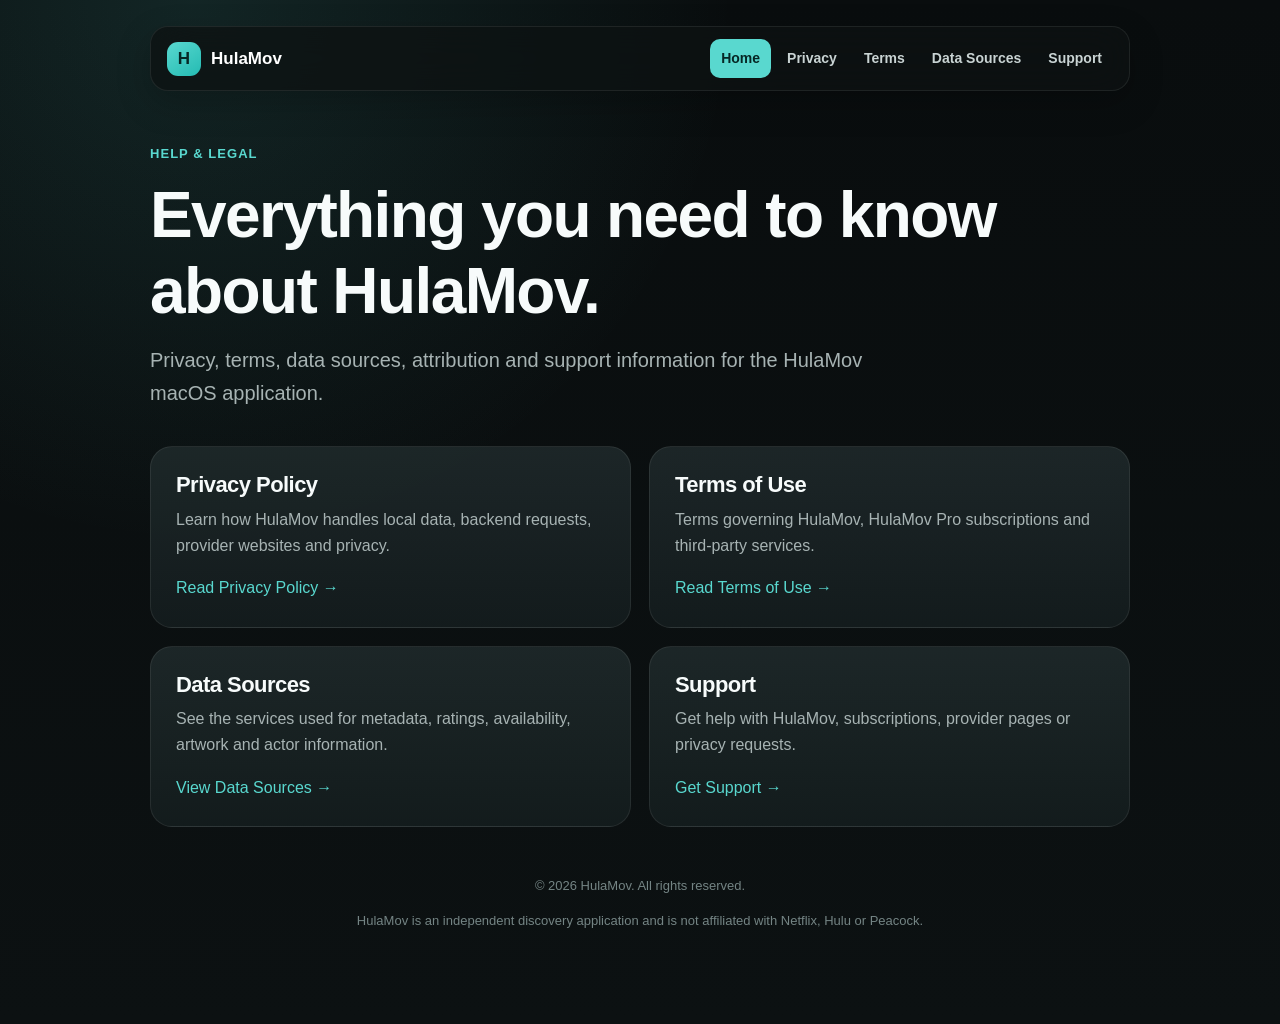
<file: index.html>
<!doctype html>

<html lang="en">

<head>

<meta charset="utf-8">

<meta
  name="viewport"
  content="width=device-width, initial-scale=1"
>

<title>
HulaMov — Help & Legal
</title>

<link
  rel="stylesheet"
  href="styles.css"
>

</head>

<body>

<div class="container">

<nav class="navbar">

<a
  class="brand"
  href="index.html"
>

<span class="brand-logo">
H
</span>

HulaMov

</a>

<div class="nav-links">

<a
  class="active"
  href="index.html"
>
Home
</a>

<a href="privacy.html">
Privacy
</a>

<a href="terms.html">
Terms
</a>

<a href="sources.html">
Data Sources
</a>

<a href="support.html">
Support
</a>

</div>

</nav>


<section class="hero">

<div class="label">
Help & Legal
</div>

<h1>
Everything you need to know about HulaMov.
</h1>

<p>
Privacy, terms, data sources, attribution
and support information for the HulaMov
macOS application.
</p>

</section>


<section class="cards">

<article class="card">

<h2>
Privacy Policy
</h2>

<p>
Learn how HulaMov handles local data,
backend requests, provider websites
and privacy.
</p>

<a href="privacy.html">
Read Privacy Policy →
</a>

</article>


<article class="card">

<h2>
Terms of Use
</h2>

<p>
Terms governing HulaMov, HulaMov Pro
subscriptions and third-party services.
</p>

<a href="terms.html">
Read Terms of Use →
</a>

</article>


<article class="card">

<h2>
Data Sources
</h2>

<p>
See the services used for metadata,
ratings, availability, artwork
and actor information.
</p>

<a href="sources.html">
View Data Sources →
</a>

</article>


<article class="card">

<h2>
Support
</h2>

<p>
Get help with HulaMov, subscriptions,
provider pages or privacy requests.
</p>

<a href="support.html">
Get Support →
</a>

</article>

</section>


<footer>

<p>
© 2026 HulaMov. All rights reserved.
</p>

<p>
HulaMov is an independent discovery application
and is not affiliated with Netflix,
Hulu or Peacock.
</p>

</footer>

</div>

</body>

</html>
</file>
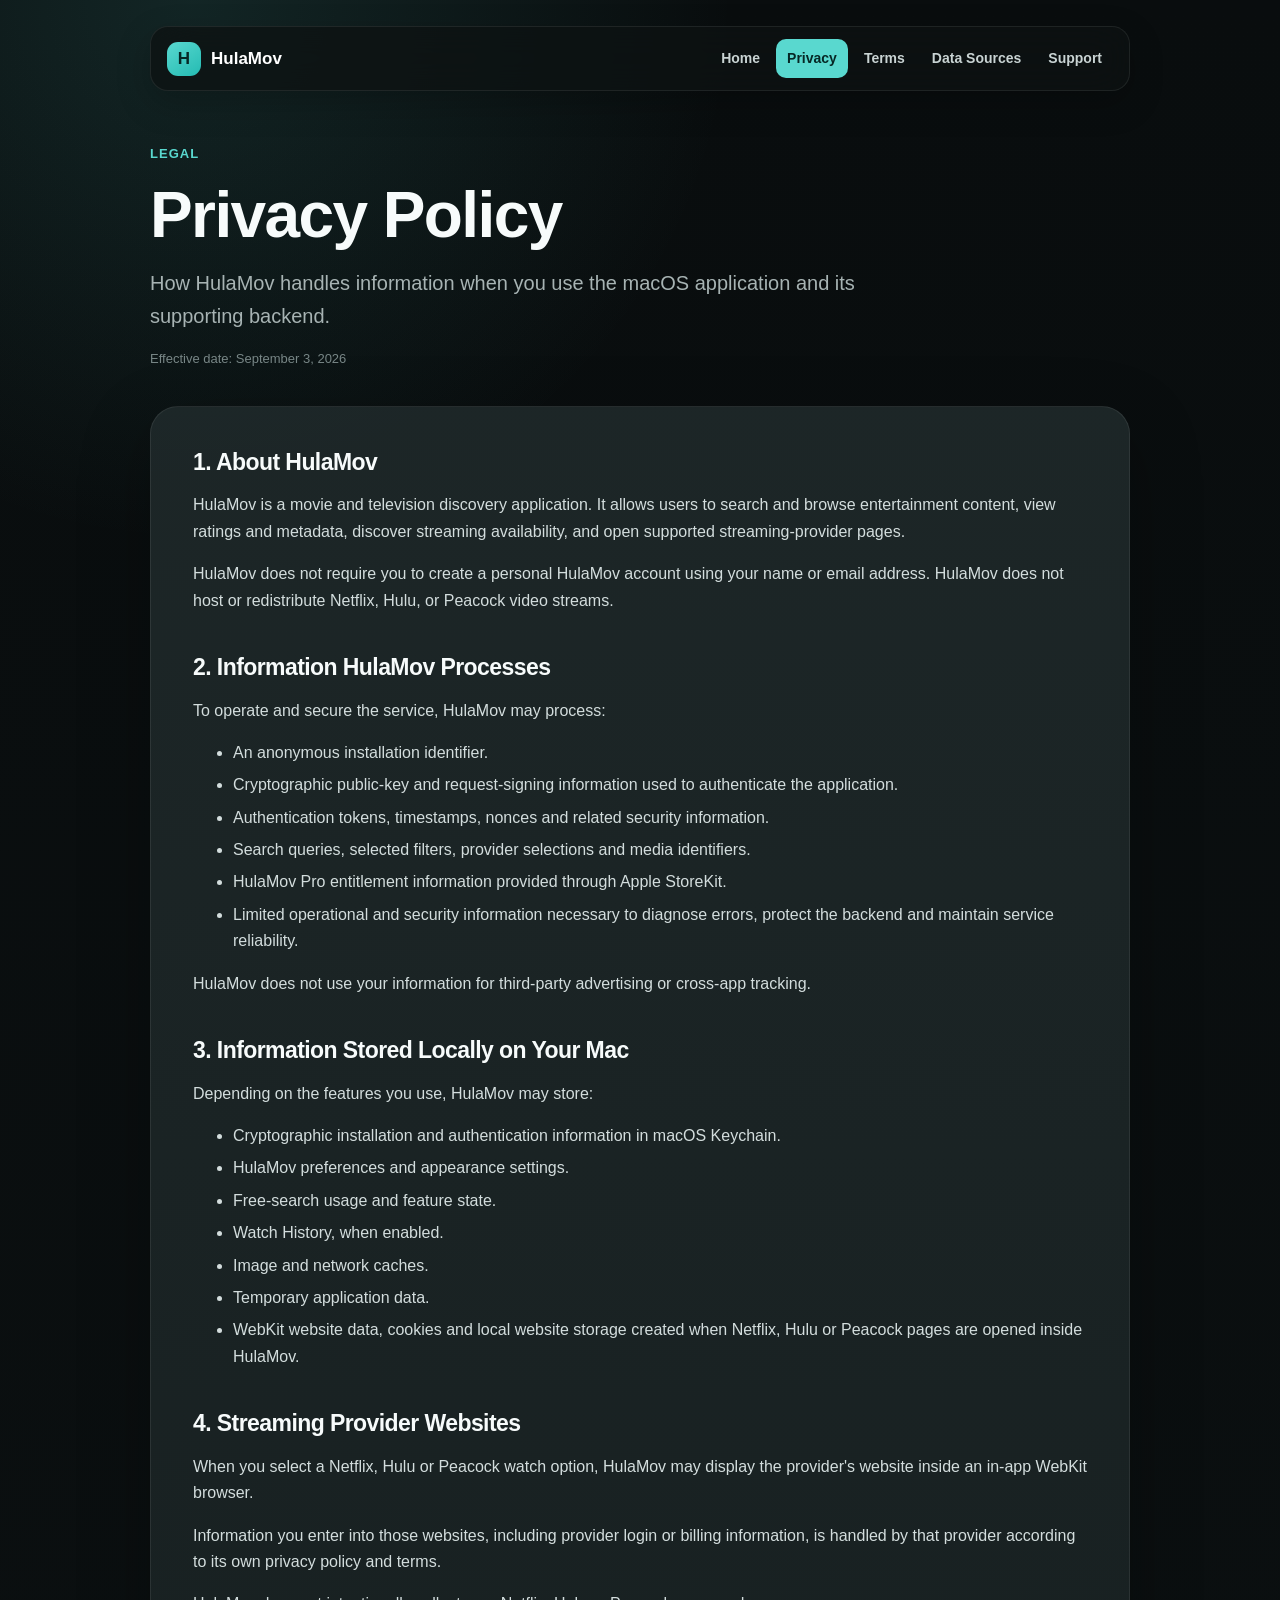
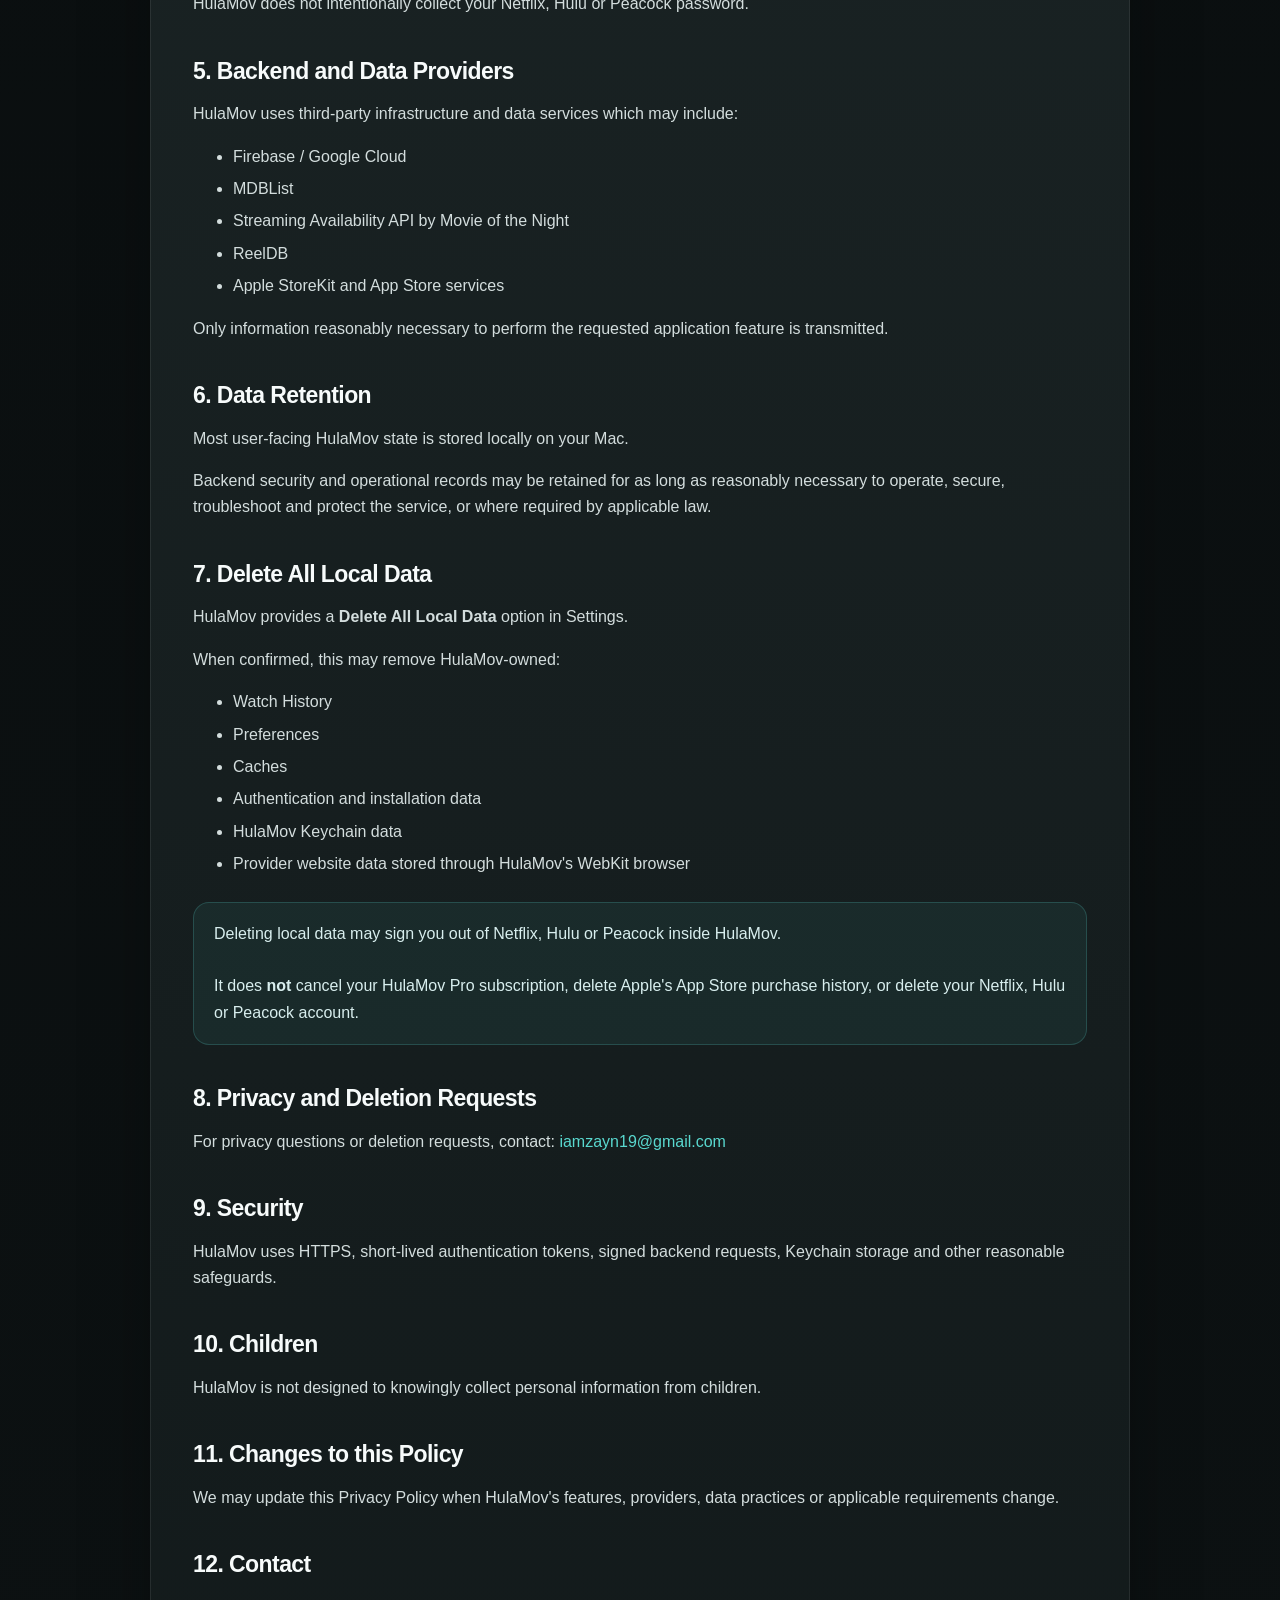
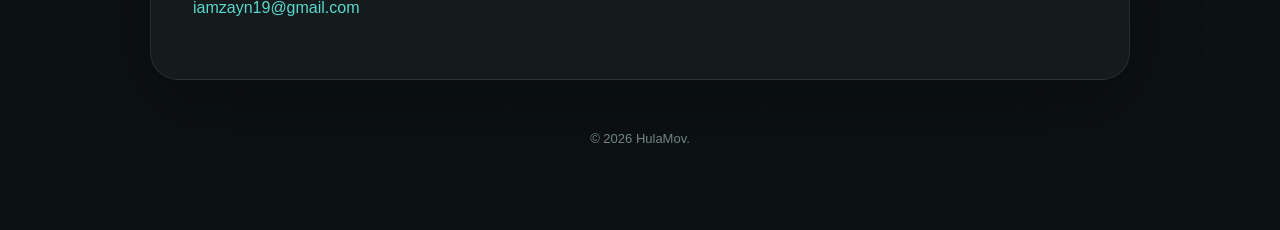
<file: privacy.html>
<!doctype html>

<html lang="en">

<head>

<meta charset="utf-8">

<meta
  name="viewport"
  content="width=device-width, initial-scale=1"
>

<title>
Privacy Policy — HulaMov
</title>

<link
  rel="stylesheet"
  href="styles.css"
>

</head>

<body>

<div class="container">

<nav class="navbar">

<a class="brand" href="index.html">

<span class="brand-logo">
H
</span>

HulaMov

</a>

<div class="nav-links">

<a href="index.html">
Home
</a>

<a
  class="active"
  href="privacy.html"
>
Privacy
</a>

<a href="terms.html">
Terms
</a>

<a href="sources.html">
Data Sources
</a>

<a href="support.html">
Support
</a>

</div>

</nav>


<section class="hero">

<div class="label">
Legal
</div>

<h1>
Privacy Policy
</h1>

<p>
How HulaMov handles information when you use
the macOS application and its supporting backend.
</p>

<div class="date">
Effective date: September 3, 2026
</div>

</section>


<article class="panel">

<h2>
1. About HulaMov
</h2>

<p>
HulaMov is a movie and television discovery
application. It allows users to search and browse
entertainment content, view ratings and metadata,
discover streaming availability, and open supported
streaming-provider pages.
</p>

<p>
HulaMov does not require you to create a personal
HulaMov account using your name or email address.
HulaMov does not host or redistribute Netflix,
Hulu, or Peacock video streams.
</p>


<h2>
2. Information HulaMov Processes
</h2>

<p>
To operate and secure the service,
HulaMov may process:
</p>

<ul>

<li>
An anonymous installation identifier.
</li>

<li>
Cryptographic public-key and request-signing
information used to authenticate the application.
</li>

<li>
Authentication tokens, timestamps,
nonces and related security information.
</li>

<li>
Search queries, selected filters,
provider selections and media identifiers.
</li>

<li>
HulaMov Pro entitlement information
provided through Apple StoreKit.
</li>

<li>
Limited operational and security information
necessary to diagnose errors, protect the backend
and maintain service reliability.
</li>

</ul>

<p>
HulaMov does not use your information for
third-party advertising or cross-app tracking.
</p>


<h2>
3. Information Stored Locally on Your Mac
</h2>

<p>
Depending on the features you use,
HulaMov may store:
</p>

<ul>

<li>
Cryptographic installation and authentication
information in macOS Keychain.
</li>

<li>
HulaMov preferences and appearance settings.
</li>

<li>
Free-search usage and feature state.
</li>

<li>
Watch History, when enabled.
</li>

<li>
Image and network caches.
</li>

<li>
Temporary application data.
</li>

<li>
WebKit website data, cookies and local website
storage created when Netflix, Hulu or Peacock
pages are opened inside HulaMov.
</li>

</ul>


<h2>
4. Streaming Provider Websites
</h2>

<p>
When you select a Netflix, Hulu or Peacock
watch option, HulaMov may display the provider's
website inside an in-app WebKit browser.
</p>

<p>
Information you enter into those websites,
including provider login or billing information,
is handled by that provider according to
its own privacy policy and terms.
</p>

<p>
HulaMov does not intentionally collect
your Netflix, Hulu or Peacock password.
</p>


<h2>
5. Backend and Data Providers
</h2>

<p>
HulaMov uses third-party infrastructure and
data services which may include:
</p>

<ul>

<li>
Firebase / Google Cloud
</li>

<li>
MDBList
</li>

<li>
Streaming Availability API by Movie of the Night
</li>

<li>
ReelDB
</li>

<li>
Apple StoreKit and App Store services
</li>

</ul>

<p>
Only information reasonably necessary to perform
the requested application feature is transmitted.
</p>


<h2>
6. Data Retention
</h2>

<p>
Most user-facing HulaMov state is stored locally
on your Mac.
</p>

<p>
Backend security and operational records may be
retained for as long as reasonably necessary to
operate, secure, troubleshoot and protect the
service, or where required by applicable law.
</p>


<h2>
7. Delete All Local Data
</h2>

<p>
HulaMov provides a
<strong>Delete All Local Data</strong>
option in Settings.
</p>

<p>
When confirmed, this may remove HulaMov-owned:
</p>

<ul>

<li>
Watch History
</li>

<li>
Preferences
</li>

<li>
Caches
</li>

<li>
Authentication and installation data
</li>

<li>
HulaMov Keychain data
</li>

<li>
Provider website data stored through
HulaMov's WebKit browser
</li>

</ul>


<div class="notice">

Deleting local data may sign you out of
Netflix, Hulu or Peacock inside HulaMov.

<br><br>

It does <strong>not</strong> cancel your
HulaMov Pro subscription, delete Apple's
App Store purchase history, or delete your
Netflix, Hulu or Peacock account.

</div>


<h2>
8. Privacy and Deletion Requests
</h2>

<p>

For privacy questions or deletion requests,
contact:

<a href="mailto:iamzayn19@gmail.com">
iamzayn19@gmail.com
</a>

</p>


<h2>
9. Security
</h2>

<p>
HulaMov uses HTTPS, short-lived authentication
tokens, signed backend requests, Keychain storage
and other reasonable safeguards.
</p>


<h2>
10. Children
</h2>

<p>
HulaMov is not designed to knowingly collect
personal information from children.
</p>


<h2>
11. Changes to this Policy
</h2>

<p>
We may update this Privacy Policy when HulaMov's
features, providers, data practices or applicable
requirements change.
</p>


<h2>
12. Contact
</h2>

<p>

<a href="mailto:iamzayn19@gmail.com">
iamzayn19@gmail.com
</a>

</p>

</article>


<footer>

© 2026 HulaMov.

</footer>

</div>

</body>

</html>
</file>
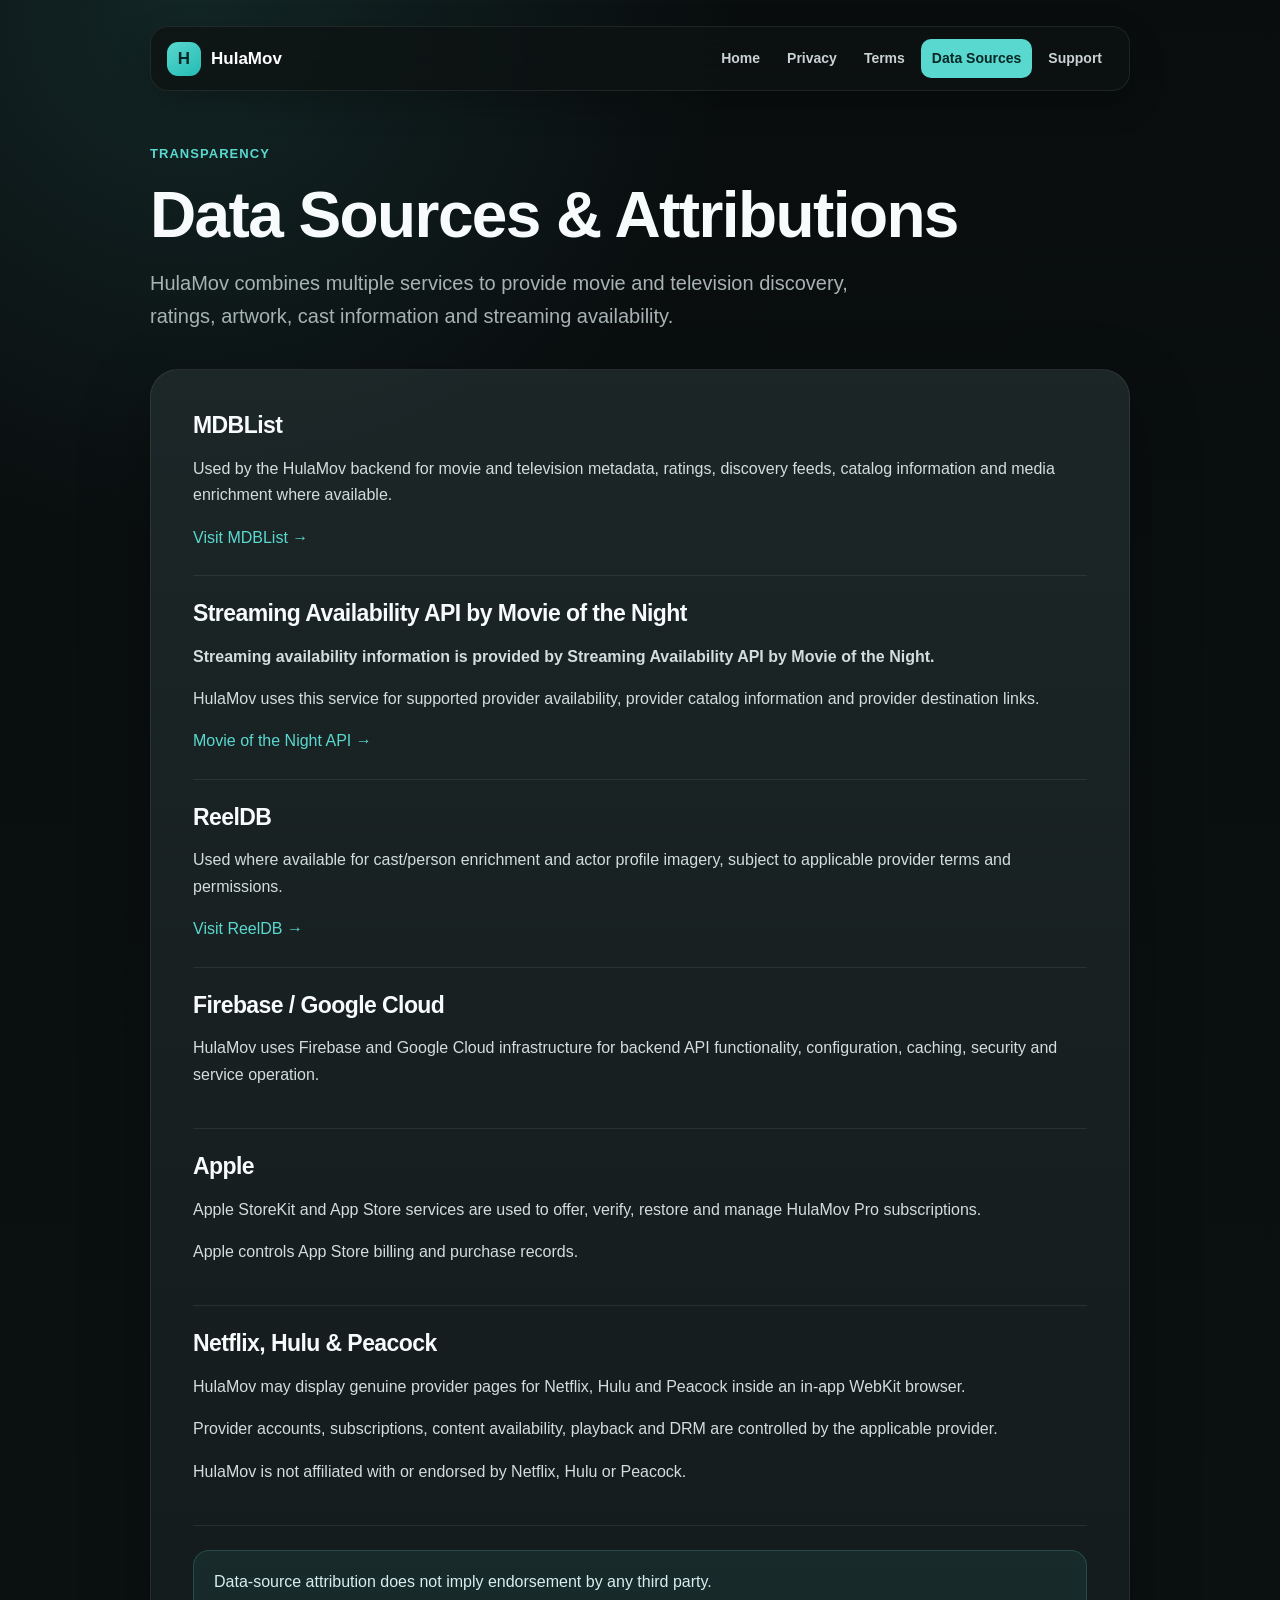
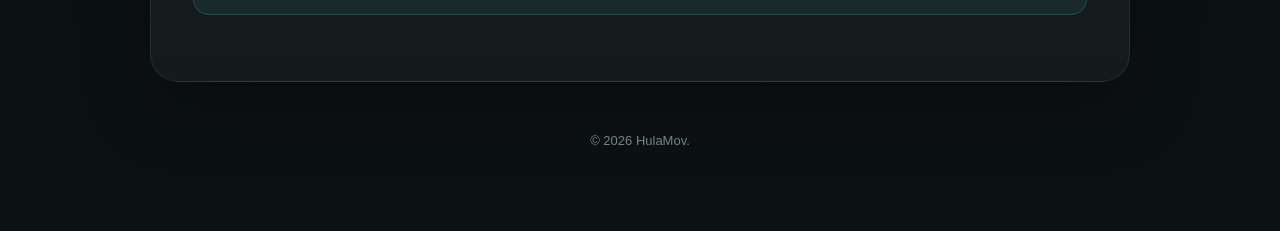
<file: sources.html>
<!doctype html>

<html lang="en">

<head>

<meta charset="utf-8">

<meta
  name="viewport"
  content="width=device-width, initial-scale=1"
>

<title>
Data Sources & Attributions — HulaMov
</title>

<link
  rel="stylesheet"
  href="styles.css"
>

</head>

<body>

<div class="container">

<nav class="navbar">

<a class="brand" href="index.html">

<span class="brand-logo">
H
</span>

HulaMov

</a>

<div class="nav-links">

<a href="index.html">
Home
</a>

<a href="privacy.html">
Privacy
</a>

<a href="terms.html">
Terms
</a>

<a
  class="active"
  href="sources.html"
>
Data Sources
</a>

<a href="support.html">
Support
</a>

</div>

</nav>


<section class="hero">

<div class="label">
Transparency
</div>

<h1>
Data Sources & Attributions
</h1>

<p>
HulaMov combines multiple services to provide
movie and television discovery, ratings,
artwork, cast information and
streaming availability.
</p>

</section>


<article class="panel">


<section class="source">

<h2>
MDBList
</h2>

<p>
Used by the HulaMov backend for movie
and television metadata, ratings,
discovery feeds, catalog information
and media enrichment where available.
</p>

<a
  href="https://mdblist.com/"
  target="_blank"
>
Visit MDBList →
</a>

</section>


<section class="source">

<h2>
Streaming Availability API
by Movie of the Night
</h2>

<p>
<strong>
Streaming availability information is provided
by Streaming Availability API by Movie of the Night.
</strong>
</p>

<p>
HulaMov uses this service for supported
provider availability, provider catalog information
and provider destination links.
</p>

<a
  href="https://www.movieofthenight.com/about/api"
  target="_blank"
>
Movie of the Night API →
</a>

</section>


<section class="source">

<h2>
ReelDB
</h2>

<p>
Used where available for cast/person enrichment
and actor profile imagery, subject to applicable
provider terms and permissions.
</p>

<a
  href="https://reeldb.io/"
  target="_blank"
>
Visit ReelDB →
</a>

</section>


<section class="source">

<h2>
Firebase / Google Cloud
</h2>

<p>
HulaMov uses Firebase and Google Cloud
infrastructure for backend API functionality,
configuration, caching, security and service
operation.
</p>

</section>


<section class="source">

<h2>
Apple
</h2>

<p>
Apple StoreKit and App Store services are used
to offer, verify, restore and manage
HulaMov Pro subscriptions.
</p>

<p>
Apple controls App Store billing
and purchase records.
</p>

</section>


<section class="source">

<h2>
Netflix, Hulu & Peacock
</h2>

<p>
HulaMov may display genuine provider pages
for Netflix, Hulu and Peacock inside
an in-app WebKit browser.
</p>

<p>
Provider accounts, subscriptions,
content availability, playback and DRM
are controlled by the applicable provider.
</p>

<p>
HulaMov is not affiliated with or endorsed
by Netflix, Hulu or Peacock.
</p>

</section>


<div class="notice">

Data-source attribution does not imply
endorsement by any third party.

</div>

</article>


<footer>
© 2026 HulaMov.
</footer>

</div>

</body>

</html>
</file>
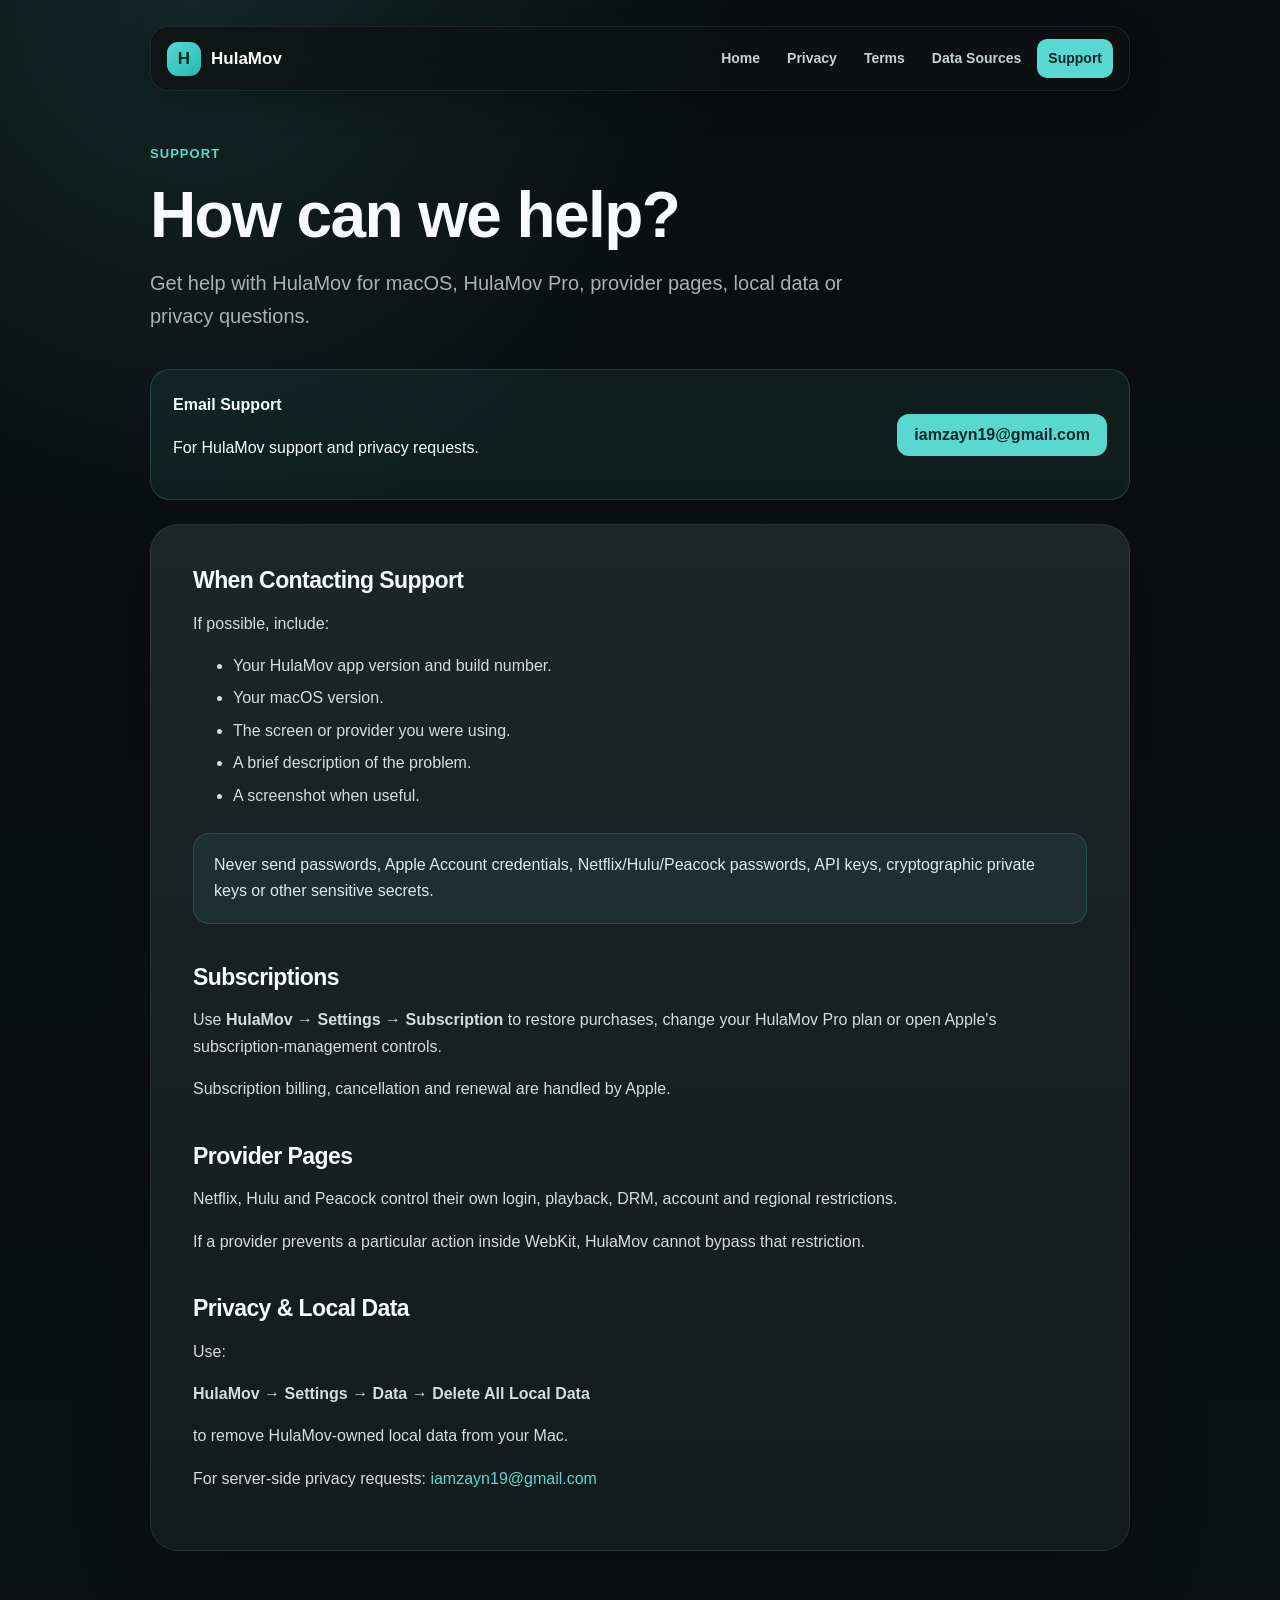
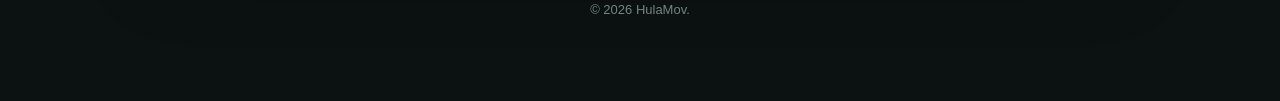
<file: support.html>
<!doctype html>

<html lang="en">

<head>

<meta charset="utf-8">

<meta
  name="viewport"
  content="width=device-width, initial-scale=1"
>

<title>
Support — HulaMov
</title>

<link
  rel="stylesheet"
  href="styles.css"
>

</head>

<body>

<div class="container">

<nav class="navbar">

<a class="brand" href="index.html">

<span class="brand-logo">
H
</span>

HulaMov

</a>

<div class="nav-links">

<a href="index.html">
Home
</a>

<a href="privacy.html">
Privacy
</a>

<a href="terms.html">
Terms
</a>

<a href="sources.html">
Data Sources
</a>

<a
  class="active"
  href="support.html"
>
Support
</a>

</div>

</nav>


<section class="hero">

<div class="label">
Support
</div>

<h1>
How can we help?
</h1>

<p>
Get help with HulaMov for macOS,
HulaMov Pro, provider pages,
local data or privacy questions.
</p>

</section>


<section class="contact">

<div>

<strong>
Email Support
</strong>

<p>
For HulaMov support and privacy requests.
</p>

</div>

<a
  class="email-button"
  href="mailto:iamzayn19@gmail.com"
>

iamzayn19@gmail.com

</a>

</section>


<article class="panel">

<h2>
When Contacting Support
</h2>

<p>
If possible, include:
</p>

<ul>

<li>
Your HulaMov app version and build number.
</li>

<li>
Your macOS version.
</li>

<li>
The screen or provider you were using.
</li>

<li>
A brief description of the problem.
</li>

<li>
A screenshot when useful.
</li>

</ul>


<div class="notice">

Never send passwords, Apple Account credentials,
Netflix/Hulu/Peacock passwords, API keys,
cryptographic private keys or other sensitive secrets.

</div>


<h2>
Subscriptions
</h2>

<p>
Use
<strong>
HulaMov → Settings → Subscription
</strong>
to restore purchases, change your HulaMov Pro
plan or open Apple's subscription-management controls.
</p>

<p>
Subscription billing, cancellation and renewal
are handled by Apple.
</p>


<h2>
Provider Pages
</h2>

<p>
Netflix, Hulu and Peacock control their own
login, playback, DRM, account and regional restrictions.
</p>

<p>
If a provider prevents a particular action
inside WebKit, HulaMov cannot bypass
that restriction.
</p>


<h2>
Privacy & Local Data
</h2>

<p>
Use:
</p>

<p>
<strong>
HulaMov → Settings → Data → Delete All Local Data
</strong>
</p>

<p>
to remove HulaMov-owned local data
from your Mac.
</p>

<p>

For server-side privacy requests:

<a href="mailto:iamzayn19@gmail.com">

iamzayn19@gmail.com

</a>

</p>

</article>


<footer>
© 2026 HulaMov.
</footer>

</div>

</body>

</html>
</file>
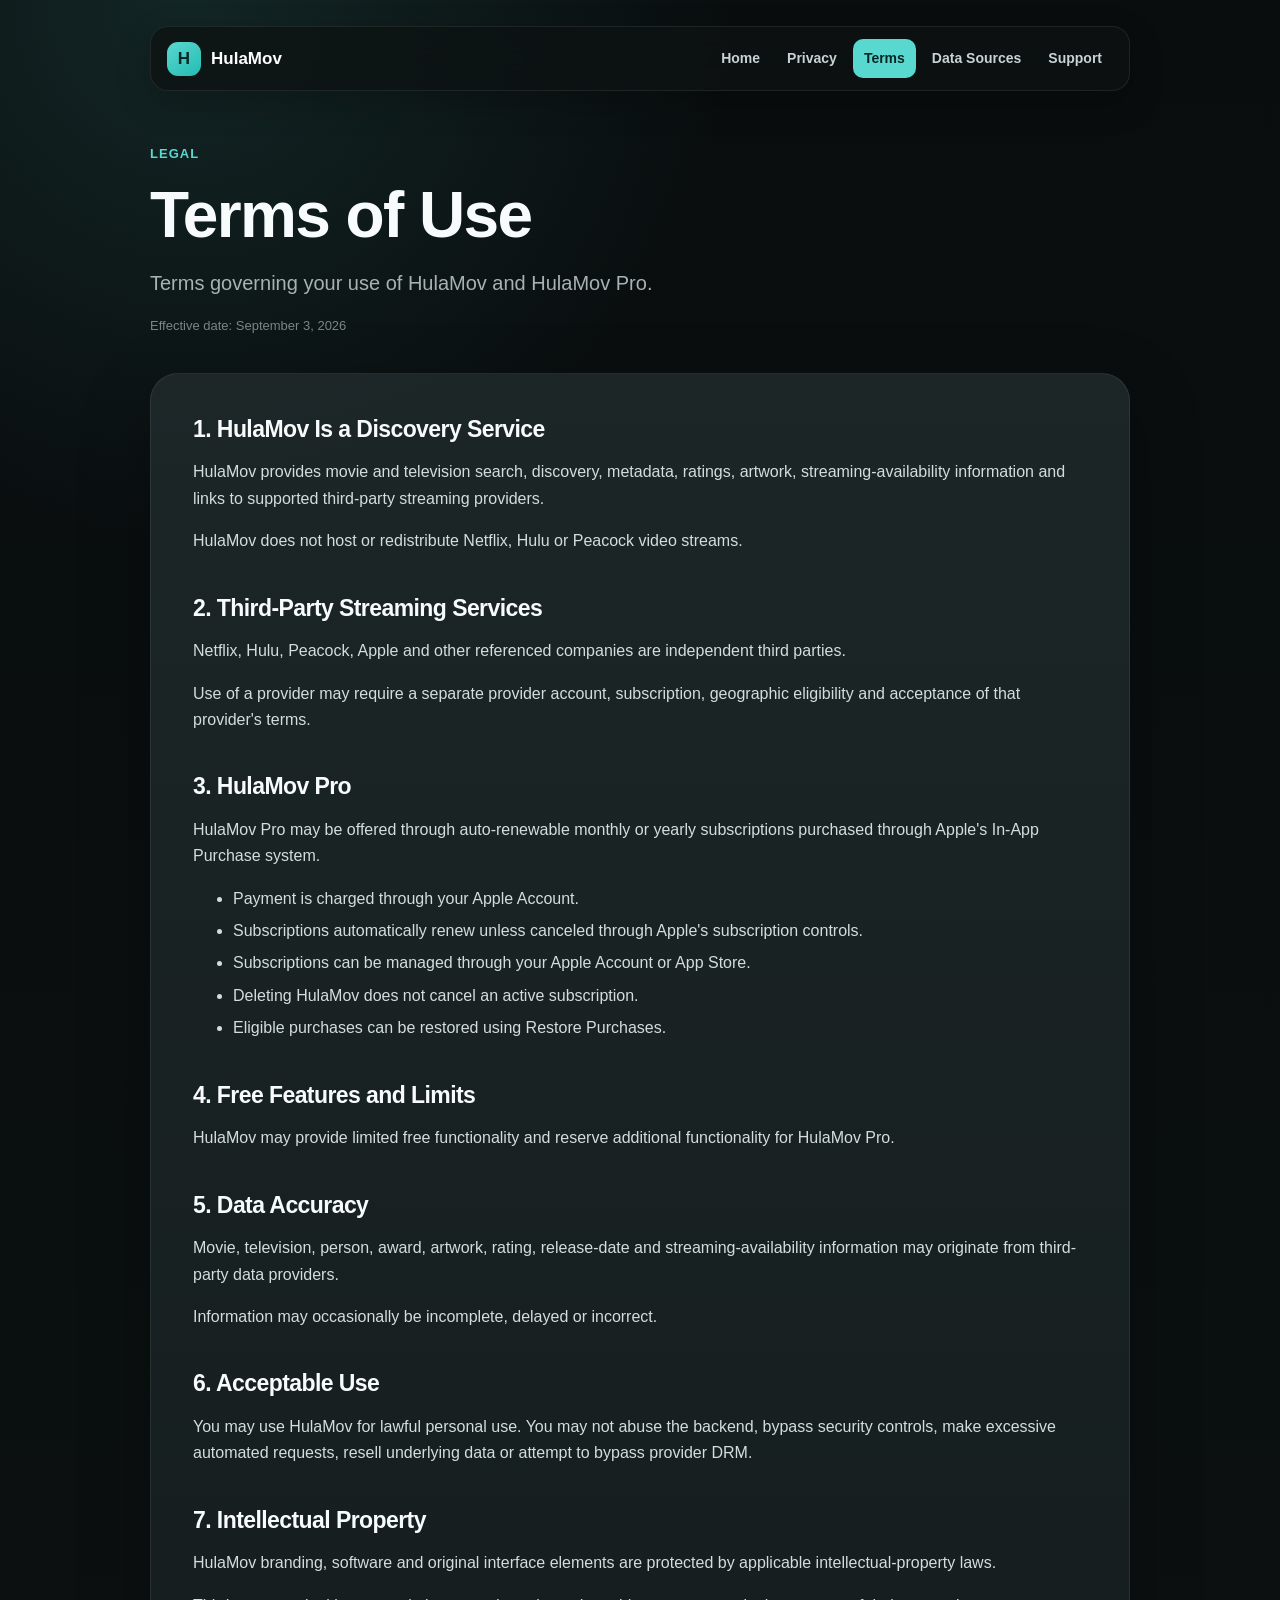
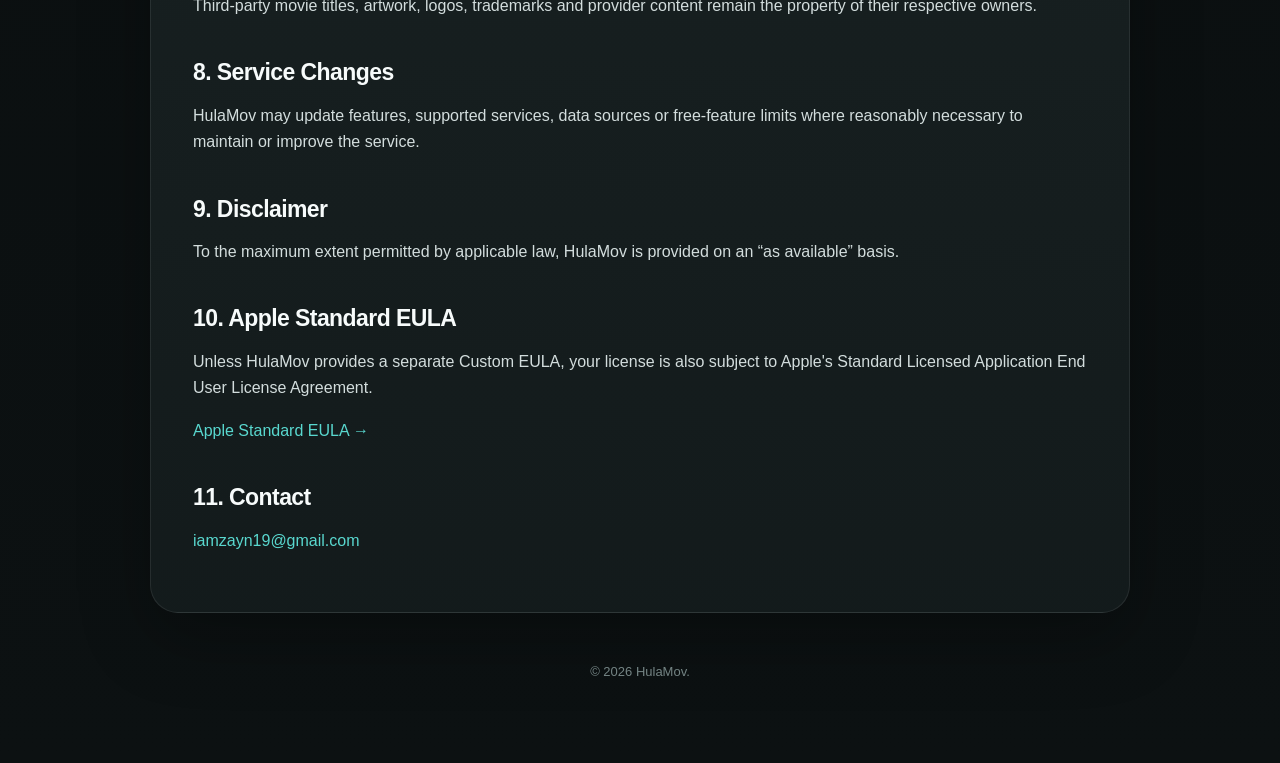
<file: terms.html>
<!doctype html>

<html lang="en">

<head>

<meta charset="utf-8">

<meta
  name="viewport"
  content="width=device-width, initial-scale=1"
>

<title>
Terms of Use — HulaMov
</title>

<link
  rel="stylesheet"
  href="styles.css"
>

</head>

<body>

<div class="container">

<nav class="navbar">

<a class="brand" href="index.html">

<span class="brand-logo">
H
</span>

HulaMov

</a>

<div class="nav-links">

<a href="index.html">
Home
</a>

<a href="privacy.html">
Privacy
</a>

<a
  class="active"
  href="terms.html"
>
Terms
</a>

<a href="sources.html">
Data Sources
</a>

<a href="support.html">
Support
</a>

</div>

</nav>


<section class="hero">

<div class="label">
Legal
</div>

<h1>
Terms of Use
</h1>

<p>
Terms governing your use of
HulaMov and HulaMov Pro.
</p>

<div class="date">
Effective date: September 3, 2026
</div>

</section>


<article class="panel">

<h2>
1. HulaMov Is a Discovery Service
</h2>

<p>
HulaMov provides movie and television search,
discovery, metadata, ratings, artwork,
streaming-availability information and links
to supported third-party streaming providers.
</p>

<p>
HulaMov does not host or redistribute
Netflix, Hulu or Peacock video streams.
</p>


<h2>
2. Third-Party Streaming Services
</h2>

<p>
Netflix, Hulu, Peacock, Apple and other
referenced companies are independent
third parties.
</p>

<p>
Use of a provider may require a separate
provider account, subscription,
geographic eligibility and acceptance
of that provider's terms.
</p>


<h2>
3. HulaMov Pro
</h2>

<p>
HulaMov Pro may be offered through
auto-renewable monthly or yearly subscriptions
purchased through Apple's In-App Purchase system.
</p>

<ul>

<li>
Payment is charged through your Apple Account.
</li>

<li>
Subscriptions automatically renew unless
canceled through Apple's subscription controls.
</li>

<li>
Subscriptions can be managed through
your Apple Account or App Store.
</li>

<li>
Deleting HulaMov does not cancel
an active subscription.
</li>

<li>
Eligible purchases can be restored
using Restore Purchases.
</li>

</ul>


<h2>
4. Free Features and Limits
</h2>

<p>
HulaMov may provide limited free functionality
and reserve additional functionality
for HulaMov Pro.
</p>


<h2>
5. Data Accuracy
</h2>

<p>
Movie, television, person, award, artwork,
rating, release-date and streaming-availability
information may originate from third-party
data providers.
</p>

<p>
Information may occasionally be incomplete,
delayed or incorrect.
</p>


<h2>
6. Acceptable Use
</h2>

<p>
You may use HulaMov for lawful personal use.
You may not abuse the backend, bypass security
controls, make excessive automated requests,
resell underlying data or attempt to bypass
provider DRM.
</p>


<h2>
7. Intellectual Property
</h2>

<p>
HulaMov branding, software and original
interface elements are protected by applicable
intellectual-property laws.
</p>

<p>
Third-party movie titles, artwork,
logos, trademarks and provider content
remain the property of their respective owners.
</p>


<h2>
8. Service Changes
</h2>

<p>
HulaMov may update features, supported services,
data sources or free-feature limits where
reasonably necessary to maintain or improve
the service.
</p>


<h2>
9. Disclaimer
</h2>

<p>
To the maximum extent permitted by applicable law,
HulaMov is provided on an “as available” basis.
</p>


<h2>
10. Apple Standard EULA
</h2>

<p>
Unless HulaMov provides a separate Custom EULA,
your license is also subject to Apple's Standard
Licensed Application End User License Agreement.
</p>

<p>

<a
  href="https://www.apple.com/legal/internet-services/itunes/dev/stdeula/"
  target="_blank"
>
Apple Standard EULA →
</a>

</p>


<h2>
11. Contact
</h2>

<p>

<a href="mailto:iamzayn19@gmail.com">
iamzayn19@gmail.com
</a>

</p>

</article>


<footer>
© 2026 HulaMov.
</footer>

</div>

</body>

</html>
</file>
<file: styles.css>
:root {
  color-scheme: dark;

  --background: #0b0f10;
  --surface: #171d1e;
  --surface-light: #1e2627;

  --text: #f7fbfb;
  --secondary: #a7b3b3;

  --accent: #59d8cf;
  --accent-hover: #80e8e1;

  --border: rgba(255, 255, 255, 0.08);
  --max-width: 980px;
}

* {
  box-sizing: border-box;
}

html {
  scroll-behavior: smooth;
}

body {
  margin: 0;

  font-family:
    -apple-system,
    BlinkMacSystemFont,
    "SF Pro Display",
    "SF Pro Text",
    "Segoe UI",
    Helvetica,
    Arial,
    sans-serif;

  color: var(--text);

  background:
    radial-gradient(
      circle at 15% 0%,
      rgba(89, 216, 207, 0.12),
      transparent 34rem
    ),
    linear-gradient(
      180deg,
      #090d0e 0%,
      #0c1112 100%
    );

  line-height: 1.65;

  -webkit-font-smoothing: antialiased;
}

a {
  color: var(--accent);
  text-decoration: none;
}

a:hover {
  color: var(--accent-hover);
}

.container {
  width: min(calc(100% - 36px), var(--max-width));

  margin: 0 auto;

  padding:
    26px
    0
    80px;
}

/* NAVIGATION */

.navbar {
  position: sticky;

  top: 14px;

  z-index: 100;

  display: flex;

  align-items: center;

  justify-content: space-between;

  gap: 20px;

  padding:
    12px
    16px;

  margin-bottom: 52px;

  border:
    1px
    solid
    var(--border);

  border-radius: 18px;

  background:
    rgba(
      13,
      18,
      19,
      0.78
    );

  backdrop-filter:
    blur(20px);

  box-shadow:
    0
    12px
    34px
    rgba(
      0,
      0,
      0,
      0.22
    );
}

.brand {
  display: flex;

  align-items: center;

  gap: 10px;

  color: white;

  font-size: 17px;

  font-weight: 800;
}

.brand-logo {
  display: grid;

  place-items: center;

  width: 34px;

  height: 34px;

  border-radius: 11px;

  background:
    linear-gradient(
      145deg,
      #59d8cf,
      #24bbb3
    );

  color: #062725;

  font-weight: 900;
}

.nav-links {
  display: flex;

  align-items: center;

  flex-wrap: wrap;

  gap: 5px;
}

.nav-links a {
  padding:
    8px
    11px;

  border-radius: 10px;

  color: #c9d3d3;

  font-size: 14px;

  font-weight: 650;
}

.nav-links a:hover,
.nav-links a.active {
  color: #062725;

  background: var(--accent);
}

/* HERO */

.hero {
  margin-bottom: 36px;
}

.label {
  margin-bottom: 12px;

  color: var(--accent);

  font-size: 13px;

  font-weight: 800;

  letter-spacing: 0.08em;

  text-transform: uppercase;
}

h1,
h2,
h3 {
  letter-spacing: -0.025em;

  line-height: 1.2;
}

h1 {
  margin:
    0
    0
    14px;

  font-size:
    clamp(
      40px,
      6vw,
      64px
    );

  font-weight: 800;
}

.hero p {
  max-width: 760px;

  margin: 0;

  color: var(--secondary);

  font-size:
    clamp(
      16px,
      2vw,
      20px
    );
}

.date {
  margin-top: 15px;

  color: #788686;

  font-size: 13px;
}

/* CONTENT */

.panel {
  padding:
    clamp(
      24px,
      4vw,
      42px
    );

  border:
    1px
    solid
    var(--border);

  border-radius: 28px;

  background:
    linear-gradient(
      180deg,
      rgba(
        30,
        40,
        41,
        0.95
      ),
      rgba(
        20,
        28,
        29,
        0.95
      )
    );

  box-shadow:
    0
    24px
    70px
    rgba(
      0,
      0,
      0,
      0.28
    );
}

.panel h2 {
  margin:
    40px
    0
    10px;

  font-size: 23px;
}

.panel h2:first-child {
  margin-top: 0;
}

.panel p,
.panel li {
  color: #d3dddd;

  font-size: 16px;
}

.panel li + li {
  margin-top: 6px;
}

.notice {
  margin:
    24px
    0;

  padding:
    18px
    20px;

  border:
    1px
    solid
    rgba(
      89,
      216,
      207,
      0.20
    );

  border-radius: 16px;

  background:
    rgba(
      89,
      216,
      207,
      0.07
    );

  color: #d8eeee;
}

/* HOME CARDS */

.cards {
  display: grid;

  grid-template-columns:
    repeat(
      2,
      minmax(
        0,
        1fr
      )
    );

  gap: 18px;
}

.card {
  padding: 25px;

  border:
    1px
    solid
    var(--border);

  border-radius: 22px;

  background:
    linear-gradient(
      180deg,
      rgba(
        30,
        40,
        41,
        0.94
      ),
      rgba(
        20,
        28,
        29,
        0.94
      )
    );

  transition:
    transform
    0.18s ease,
    border-color
    0.18s ease;
}

.card:hover {
  transform:
    translateY(-2px);

  border-color:
    rgba(
      89,
      216,
      207,
      0.28
    );
}

.card h2 {
  margin:
    0
    0
    8px;

  font-size: 22px;
}

.card p {
  margin:
    0
    0
    16px;

  color: var(--secondary);
}

/* DATA SOURCES */

.source {
  padding:
    24px
    0;

  border-bottom:
    1px
    solid
    var(--border);
}

.source:first-child {
  padding-top: 0;
}

.source:last-child {
  border-bottom: none;

  padding-bottom: 0;
}

.source h2 {
  margin:
    0
    0
    10px;
}

/* SUPPORT */

.contact {
  display: flex;

  align-items: center;

  justify-content: space-between;

  gap: 20px;

  padding: 22px;

  margin-bottom: 24px;

  border:
    1px
    solid
    rgba(
      89,
      216,
      207,
      0.20
    );

  border-radius: 20px;

  background:
    rgba(
      89,
      216,
      207,
      0.07
    );
}

.email-button {
  display: inline-flex;

  align-items: center;

  justify-content: center;

  min-height: 42px;

  padding:
    0
    17px;

  border-radius: 12px;

  background: var(--accent);

  color: #062725;

  font-weight: 800;
}

.email-button:hover {
  background: var(--accent-hover);

  color: #062725;
}

/* FOOTER */

footer {
  margin-top: 48px;

  color: #748484;

  font-size: 13px;

  text-align: center;
}

/* MOBILE */

@media (max-width: 760px) {

  .container {
    width:
      min(
        calc(100% - 24px),
        var(--max-width)
      );
  }

  .navbar {
    position: static;

    flex-direction: column;

    align-items: flex-start;
  }

  .cards {
    grid-template-columns: 1fr;
  }

  .contact {
    flex-direction: column;

    align-items: flex-start;
  }
}
</file>
